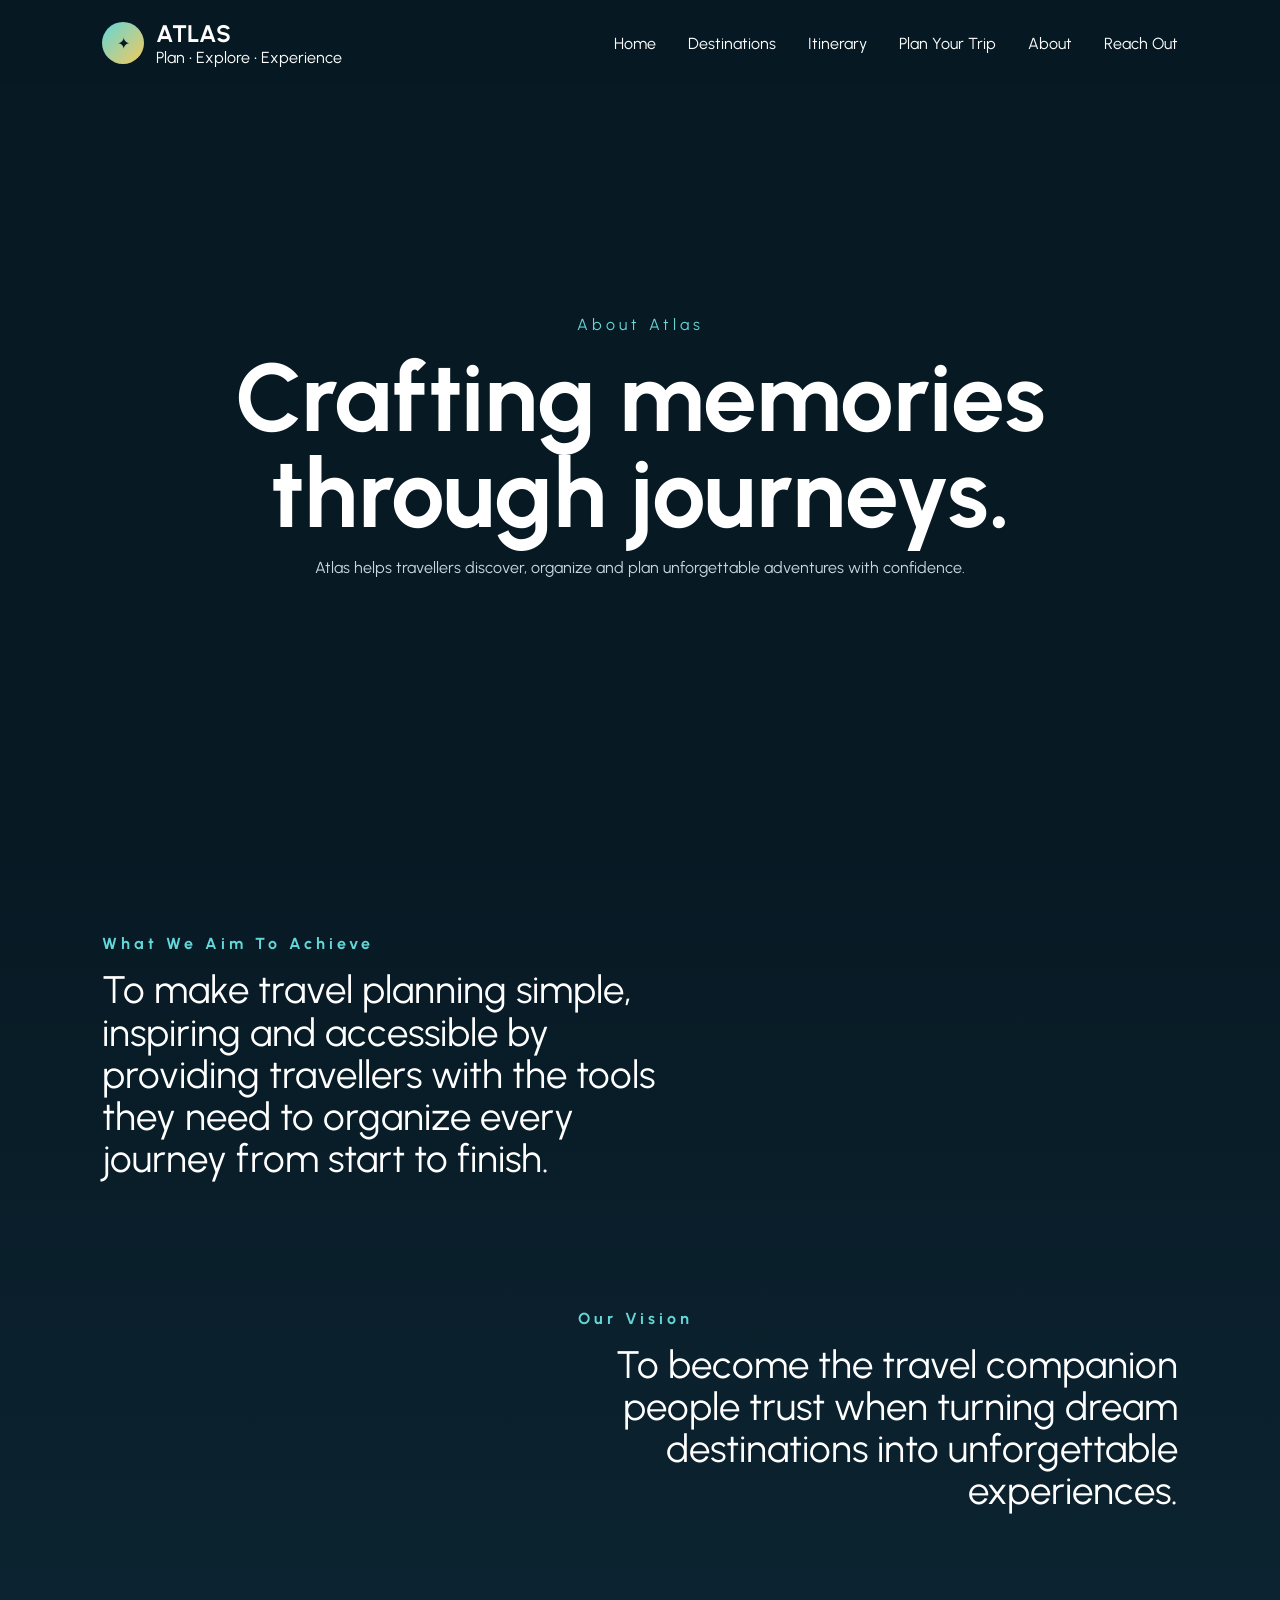
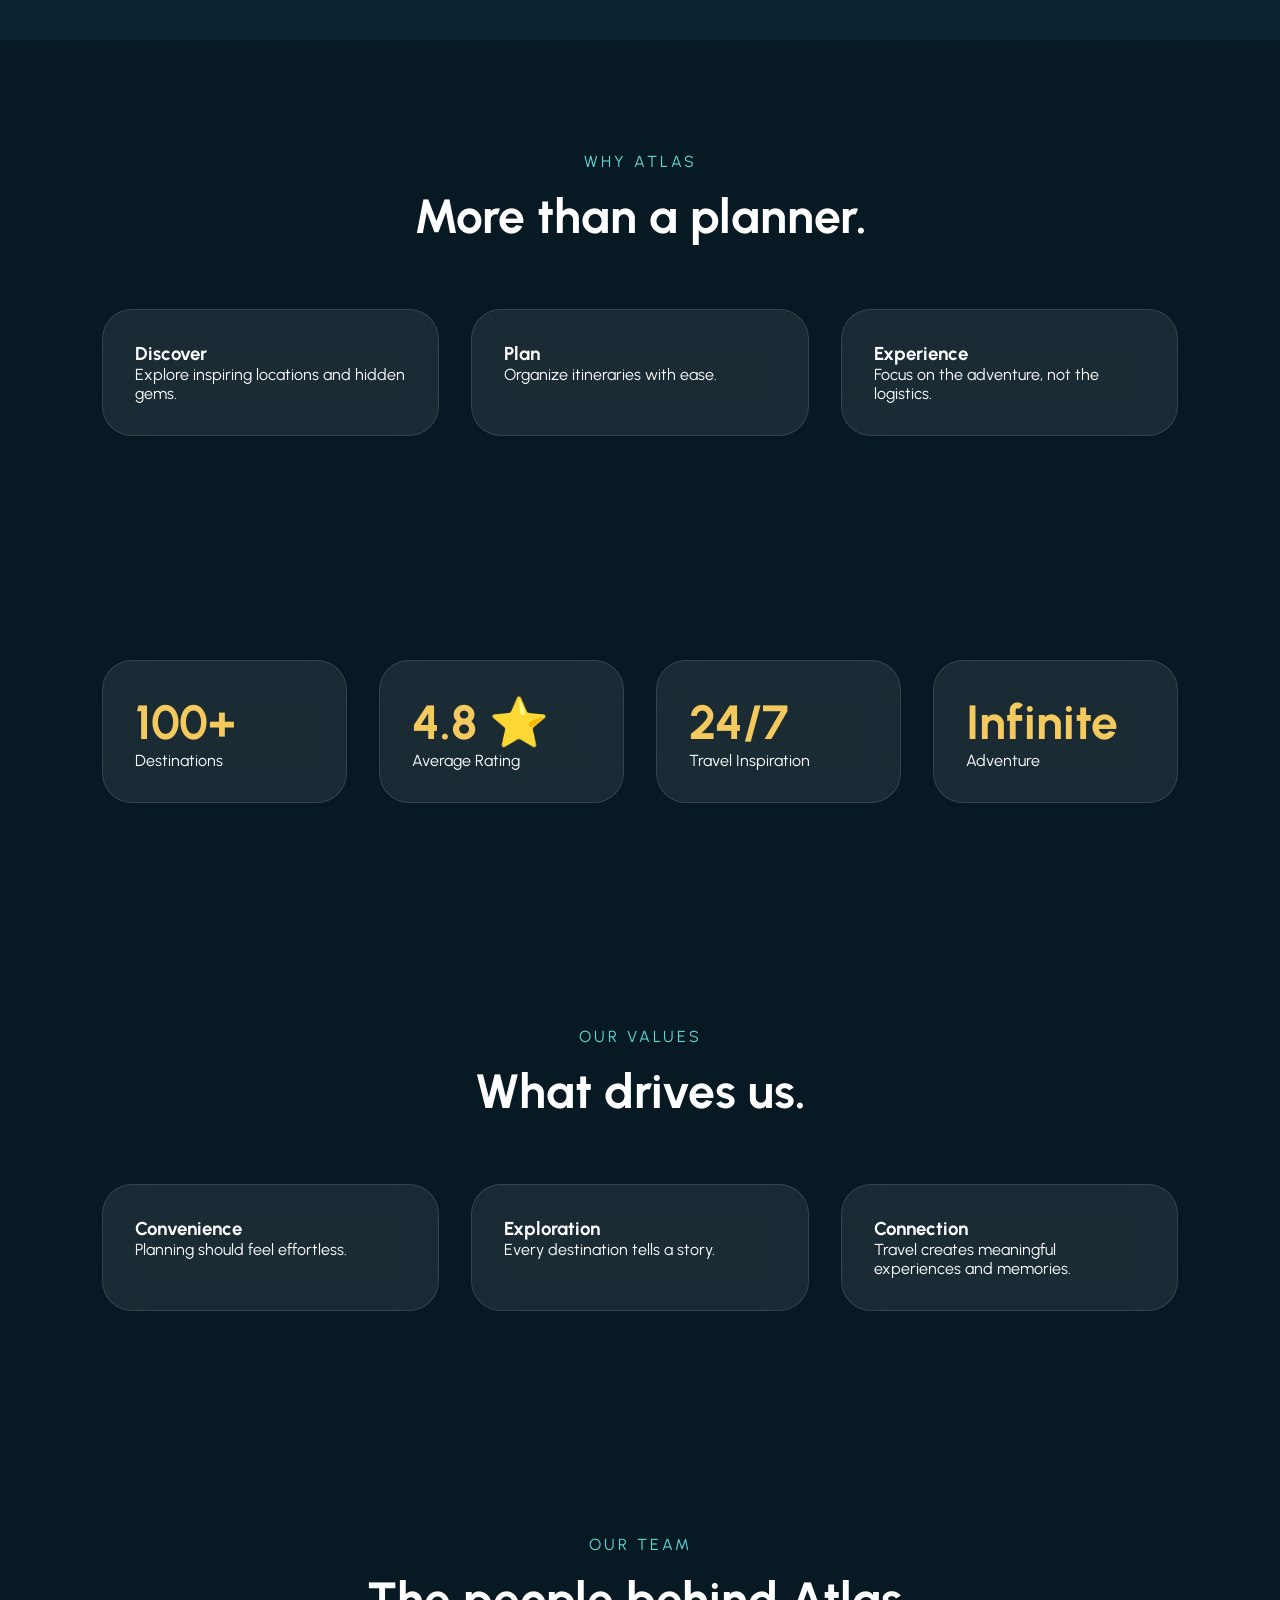
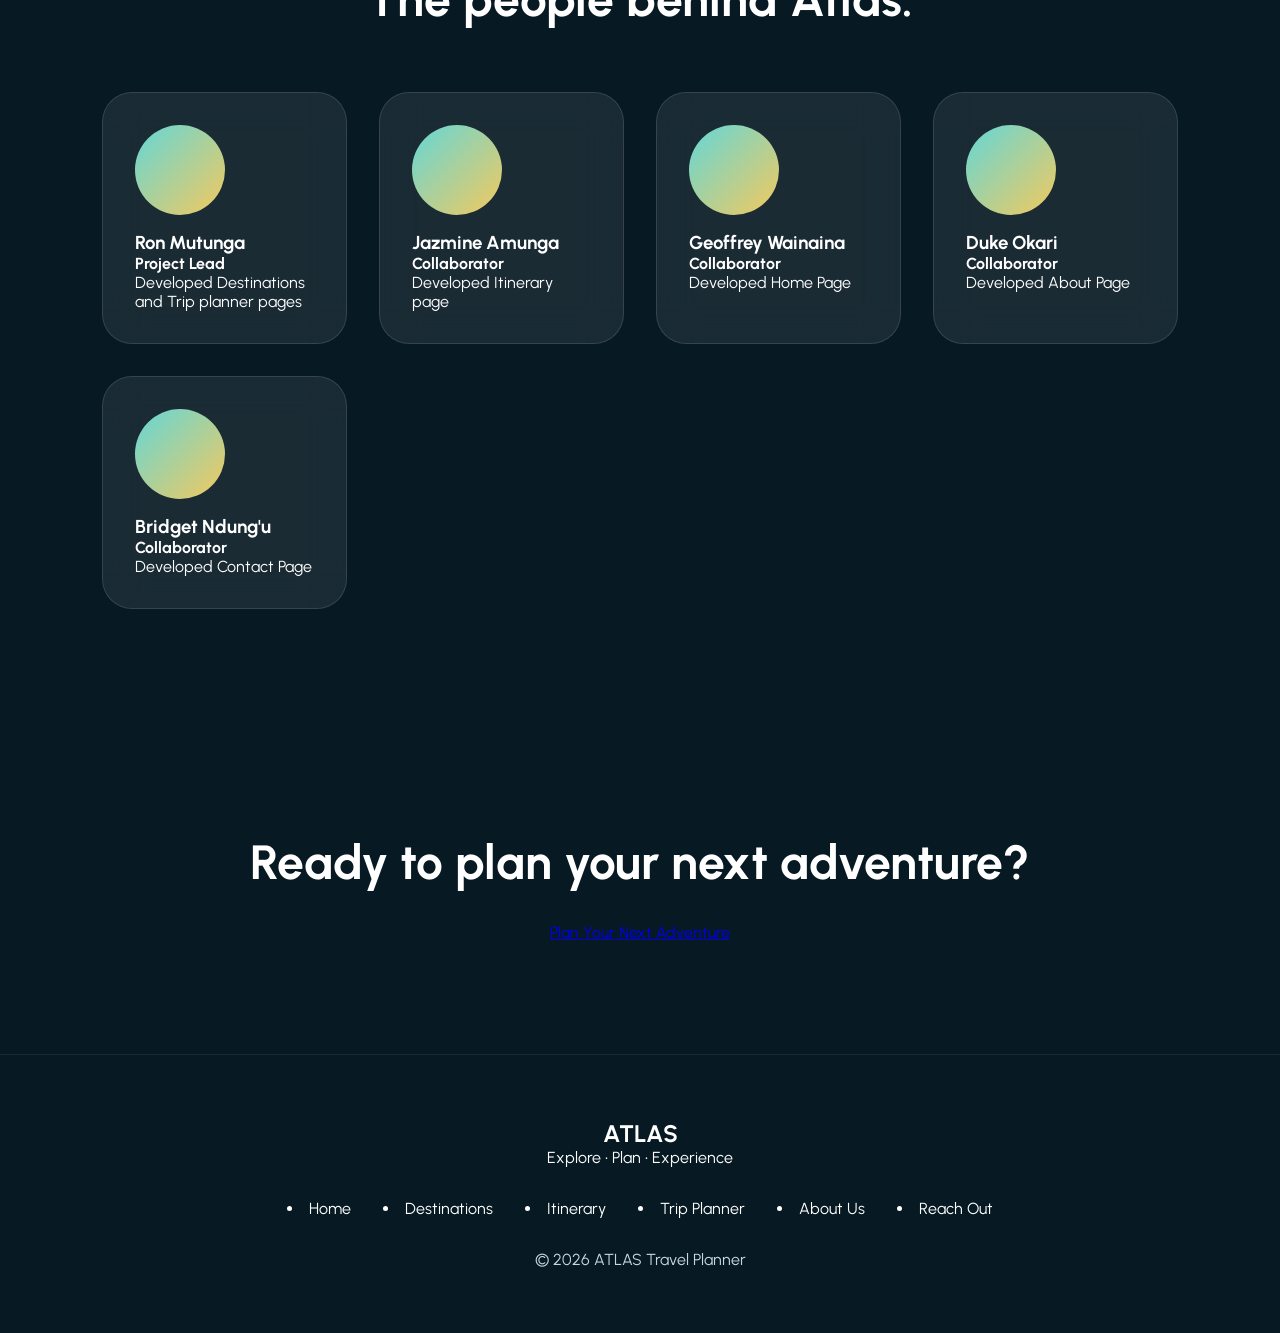
<file: about.html>
<!DOCTYPE html>
<html lang="en">
<head>

    <meta charset="UTF-8">
    <meta name="viewport" content="width=device-width, initial-scale=1.0">

    <title>ATLAS | About Us</title>

    <link rel="stylesheet" href="about.css">

    <link rel="preconnect" href="https://fonts.googleapis.com">

    <link rel="preconnect" href="https://fonts.gstatic.com" crossorigin>

    <link href="https://fonts.googleapis.com/css2?family=Urbanist:wght@400;500;600;700;800&display=swap" rel="stylesheet">

    <link rel="icon" href="images\icon.png" type="image/png">

    <title> ATLAS TRAVEL PLANNER </title>
    <link rel="stylesheet" href="./about.css">

</head>

<body>

    <!-- nav -->

    <nav class="navbar">

        <div class="logo">

            <div class="logo-icon">
                ✦
            </div>

            <div class="logo-text">

                <h2>ATLAS</h2>

                <span>
                    Plan • Explore • Experience
                </span>

            </div>

        </div>

        <ul class="nav-links">

            <a href="index.html">Home</a>
            <a href="destination.html">Destinations</a>
            <a href="itinerary.html">Itinerary</a>
            <a href="tripPlanner.html">Plan Your Trip</a>
            <a href="about.html">About</a>
            <a href="./Atlas - Copy/contact.html">Reach Out</a>

        </ul>

    </nav>

    <!-- hero -->

    <section class="hero">

        <div class="hero-content">

            <span class="hero-tag">
                About Atlas
            </span>

            <h1>
                Crafting memories through journeys.
            </h1>

            <p>

                Atlas helps travellers discover,
                organize and plan unforgettable
                adventures with confidence.

            </p>

        </div>

    </section>

    <!-- mission -->

    <section class="mission">

            <div class="aim">

                <div>

                    <span>What We Aim To Achieve</span>

                </div>
                <p>

                    To make travel planning simple,
                    inspiring and accessible by providing
                    travellers with the tools they need to
                    organize every journey from start to finish.

                </p>

            </div>

        
            <div class="vision">
                <div>
                    <span>Our Vision</span>
                </div>

                <p>

                    To become the travel companion people
                    trust when turning dream destinations
                    into unforgettable experiences.

                </p>

            </div>

    </section>

    <!-- why atlas -->

    <section class="why-waypoint">

        <div class="section-title">

            <span>WHY ATLAS</span>

            <h2>
                More than a planner.
            </h2>

        </div>

        <div class="why-grid">

            <div class="feature-card">

                <h3>Discover</h3>

                <p>
                    Explore inspiring locations and hidden gems.
                </p>

            </div>

            <div class="feature-card">

                <h3>Plan</h3>

                <p>
                    Organize itineraries with ease.
                </p>

            </div>

            <div class="feature-card">

                <h3>Experience</h3>

                <p>
                    Focus on the adventure, not the logistics.
                </p>

            </div>

        </div>

    </section>

    <!-- stats -->

    <section class="stats">

        <div class="stat-card">

            <h3>100+</h3>
            <p>Destinations</p>

        </div>

        <div class="stat-card">

            <h3>4.8 ⭐</h3>
            <p>Average Rating</p>

        </div>

        <div class="stat-card">

            <h3>24/7</h3>
            <p>Travel Inspiration</p>

        </div>

        <div class="stat-card">

            <h3>Infinite</h3>
            <p>Adventure</p>

        </div>

    </section>

    <!-- values -->

    <section class="values">

        <div class="section-title">

            <span>OUR VALUES</span>

            <h2>
                What drives us.
            </h2>

        </div>

        <div class="value-grid">

            <div class="value-card">

                <h3>
                    Convenience
                </h3>

                <p>
                    Planning should feel effortless.
                </p>

            </div>

            <div class="value-card">

                <h3>
                    Exploration
                </h3>

                <p>
                    Every destination tells a story.
                </p>

            </div>

            <div class="value-card">

                <h3>
                    Connection
                </h3>

                <p>
                    Travel creates meaningful experiences and memories.
                </p>

            </div>

        </div>

    </section>

    <!-- taem -->

    <section class="team">

        <div class="section-title">

            <span>OUR TEAM</span>

            <h2>
                The people behind Atlas.
            </h2>

        </div>

        <div class="team-grid">

            <div class="team-card">

                <div class="avatar"></div>

                <h3>Ron Mutunga</h3>

                <h4>
                    Project Lead
                </h4>

                <p>
                    Developed Destinations and Trip planner pages
                </p>

            </div>

            <div class="team-card">

                <div class="avatar"></div>

                <h3>Jazmine Amunga</h3>

                <h4>
                    Collaborator
                </h4>

                <p>
                    Developed Itinerary page
                </p>
                
            </div>

            <div class="team-card">

                <div class="avatar"></div>

                <h3>Geoffrey Wainaina</h3>

                <h4>
                    Collaborator
                </h4>

                <p>
                    Developed Home Page
                </p>

            </div>

            <div class="team-card">

                <div class="avatar"></div>

                <h3>Duke Okari</h3>

                <h4>
                    Collaborator
                </h4>

                <p>
                    Developed About Page
                </p>

            </div>

             <div class="team-card">

                <div class="avatar"></div>

                <h3>Bridget Ndung'u</h3>

                <h4>
                    Collaborator
                </h4>

                <p>
                    Developed Contact Page
                </p>

            </div>

        </div>

    </section>

    <!-- cta -->

    <section class="cta">

        <h2>
            Ready to plan your next adventure?
        </h2>

        <a href="tripPlanner.html">

            Plan Your Next Adventure

        </a>

    </section>

    <!-- footer -->

    <footer>

        <h2>ATLAS</h2>

        <p>
            Explore • Plan • Experience
        </p>

        <div class="footer-links">

            <li><a href="index.html">Home</a></li>

            <li><a href="destination.html">Destinations</a></li>          

            <li><a href="itinerary.html">Itinerary</a></li>

            <li><a href="tripPlanner.html">Trip Planner</a></li>

            <li><a href="about.html">About Us</a></li>

            <li><a href="./Atlas - Copy/contact.html">Reach Out</a></li>

        </div>

        <p class="copyright">

            © 2026 ATLAS Travel Planner

        </p>

    </footer>

</body>
</html>
</file>
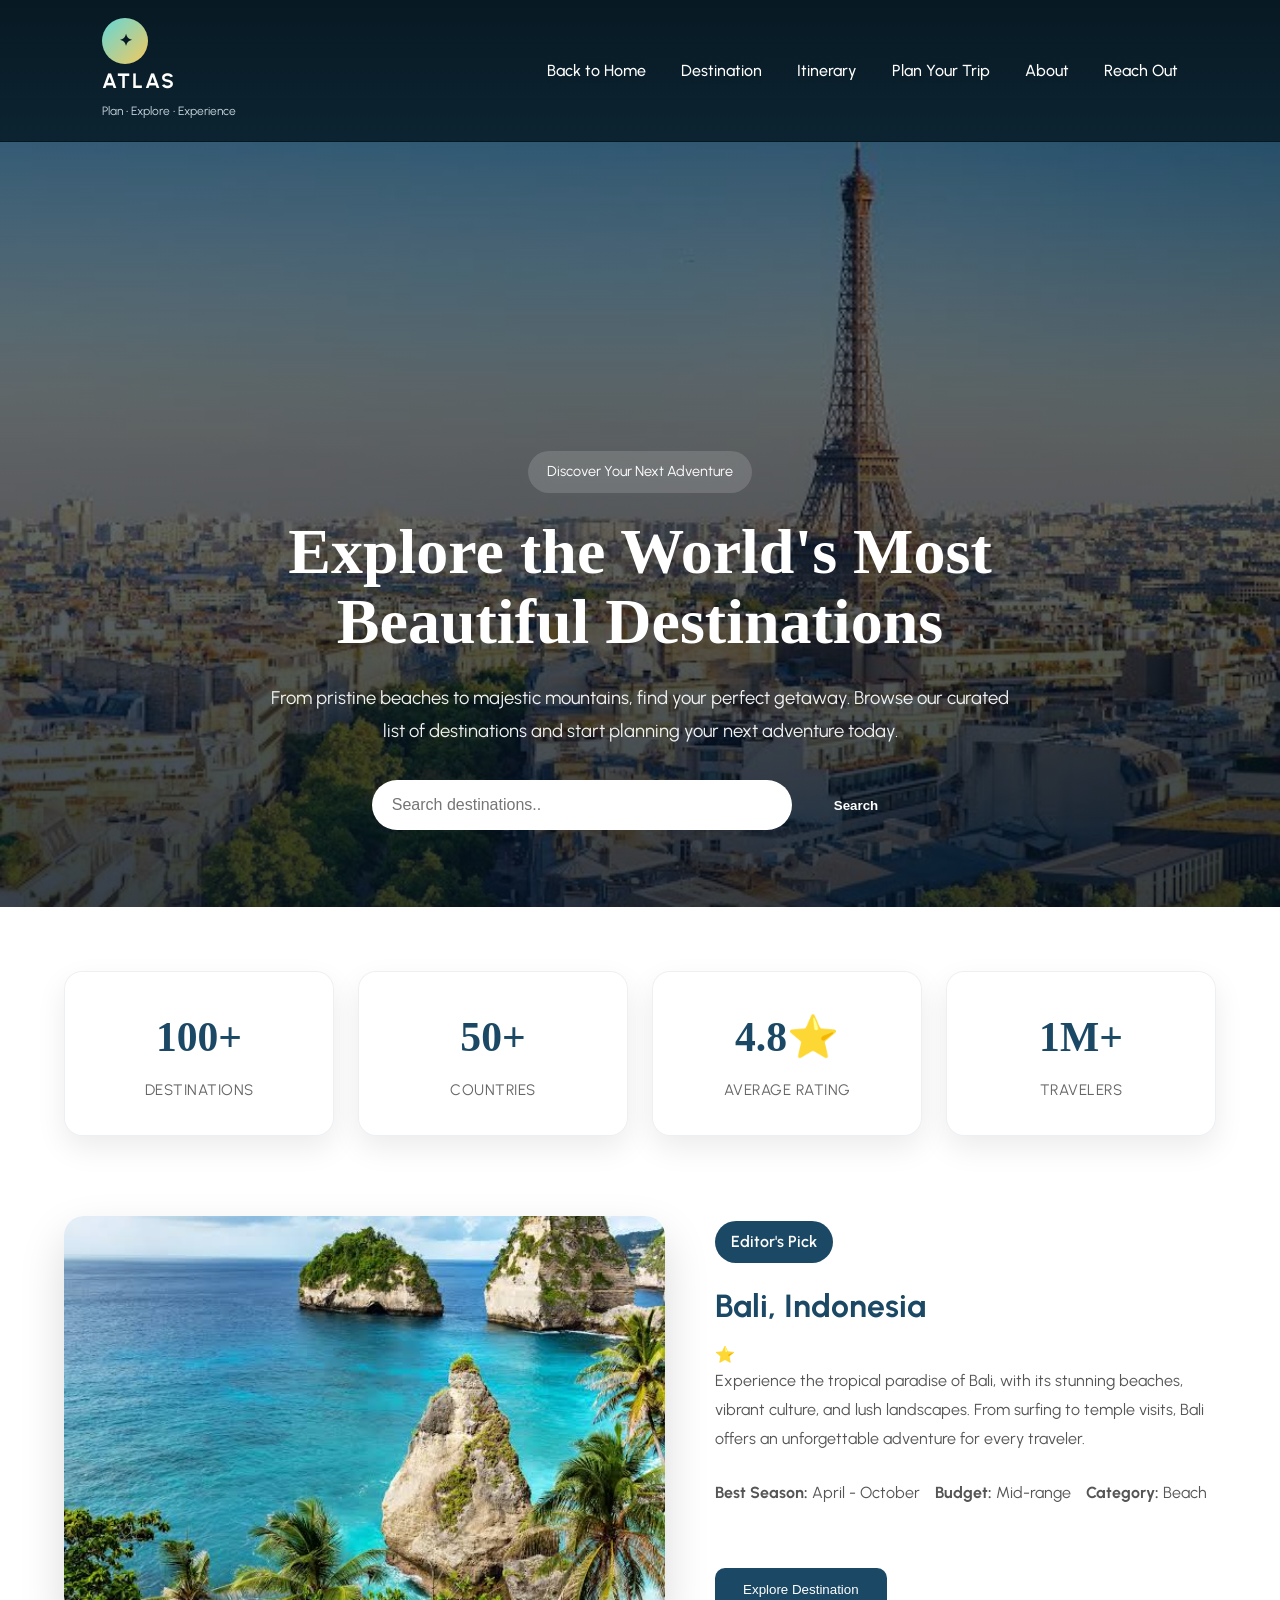
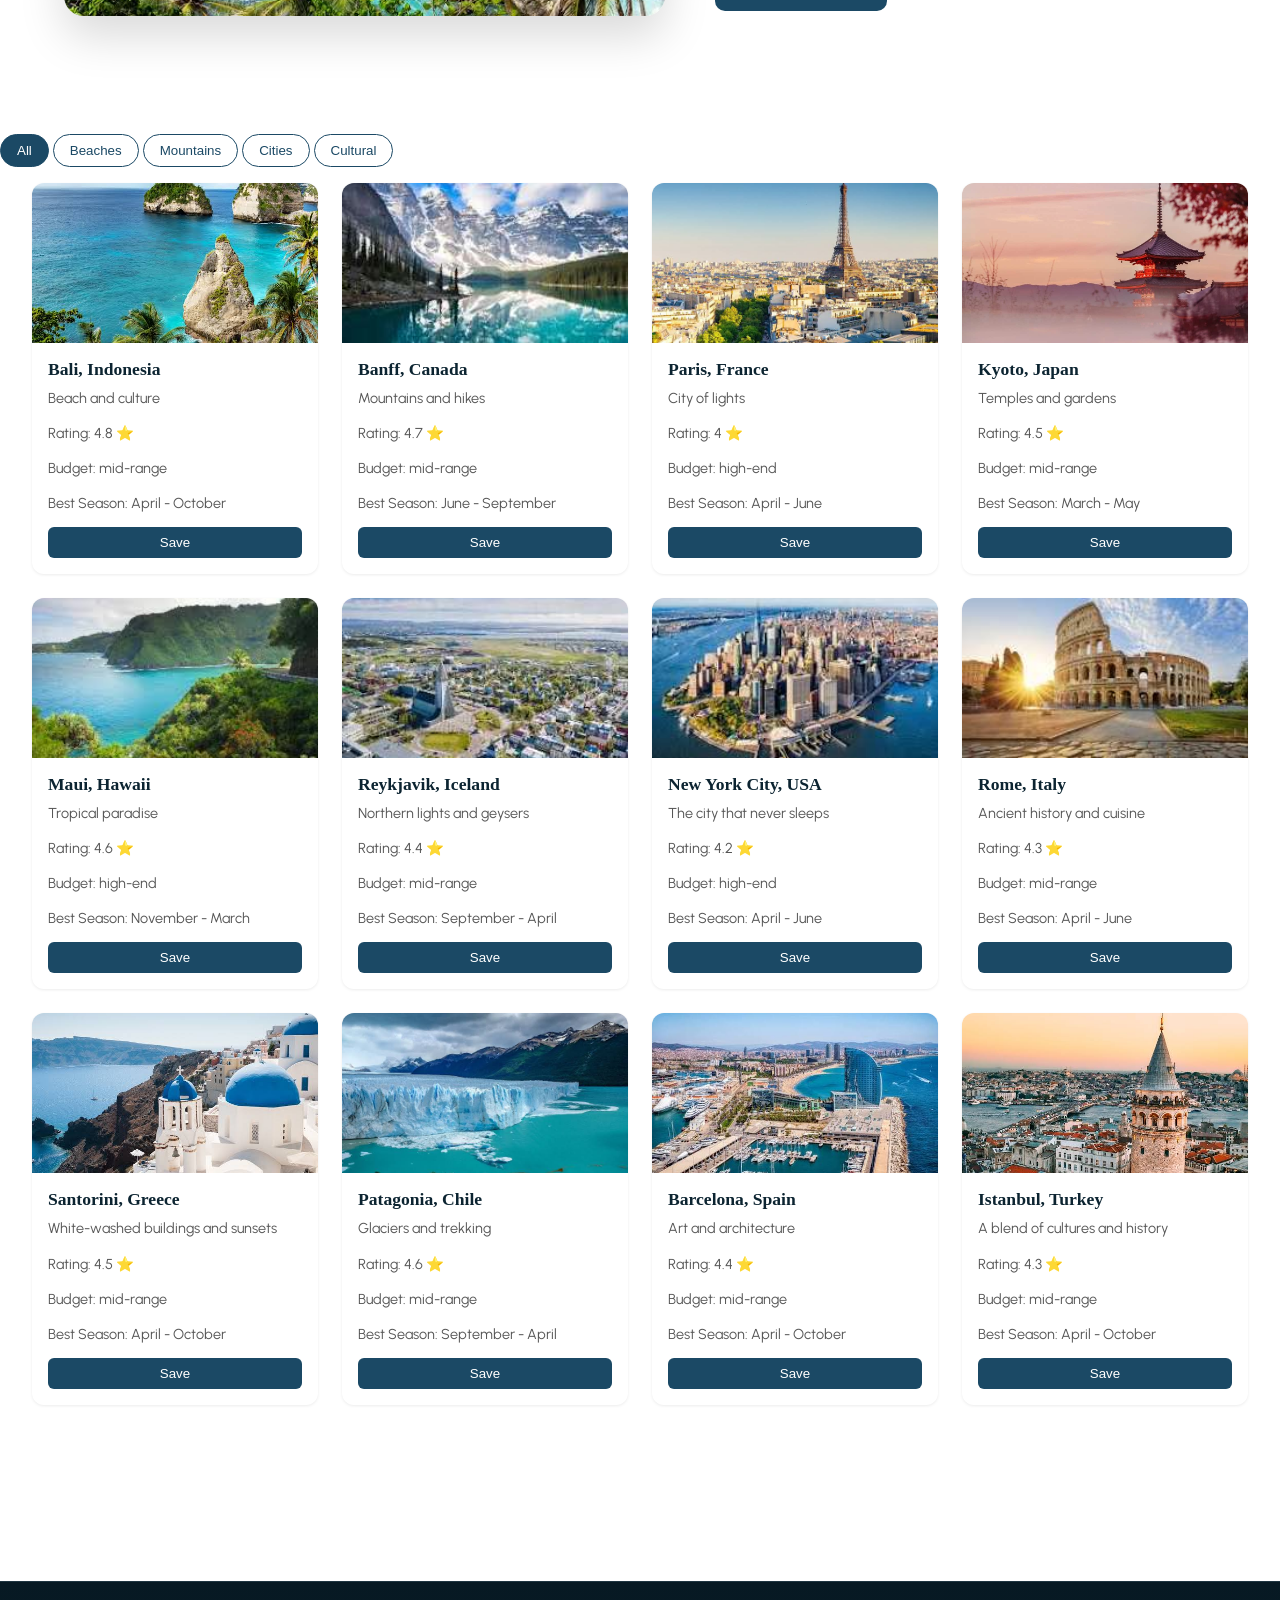
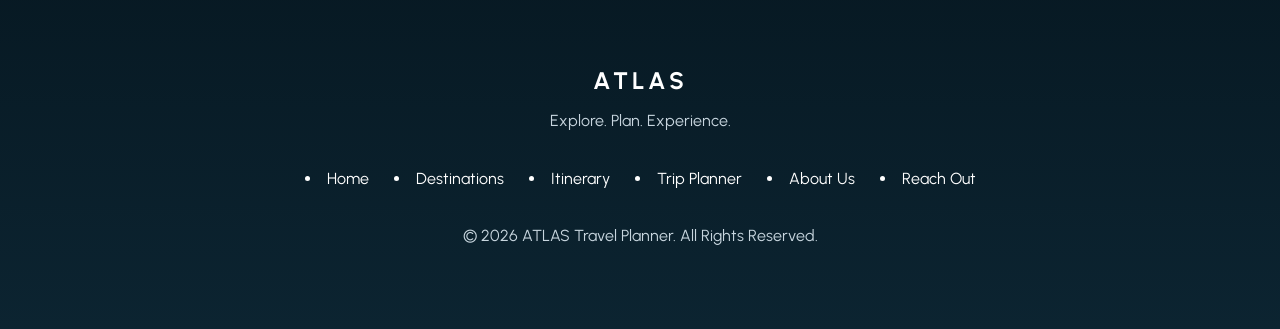
<file: destination.html>
<!DOCTYPE html>
<html lang="en">

<head>
  <meta charset="UTF-8">
  <meta name="viewport" content="width=device-width, initial-scale=1.0">
  <title>Destination</title>
  <link rel="stylesheet" href="destination.css">

  <link rel="preconnect" href="https://fonts.googleapis.com">

  <link rel="preconnect" href="https://fonts.gstatic.com" crossorigin>

  <link href="https://fonts.googleapis.com/css2?family=Urbanist:wght@400;500;600;700;800&display=swap" rel="stylesheet">

  <link rel="icon" href="images\icon.png" type="image/png">
</head>

<body>
  <header class="header">

    <div class="logo">

      <div class="logo-icon">
        ✦
      </div>

      <div class="logo-text">

        <h2>ATLAS</h2>

        <span>Plan • Explore • Experience</span>

      </div>

    </div>

    <nav>
      <a href="index.html" class="back-button">Back to Home</a>
      <a href="destination.html" class="active">Destination</a>
      <a href="itinerary.html">Itinerary</a>
      <a href="tripPlanner.html">Plan Your Trip</a>
      <a href="about.html">About</a>
      <a href="./Atlas - Copy/contact.html">Reach Out</a>

    </nav>
  </header>
  <div id="toast" class="toast"></div>

  <section class="hero">
    <div class="hero-content">
      <span class="hero-tag">
        Discover Your Next Adventure
      </span>

      <h1>
        Explore the World's Most Beautiful Destinations
      </h1>

      <p>
        From pristine beaches to majestic mountains, find your perfect getaway. Browse our curated list of destinations
        and start planning your next adventure today.
      </p>

      <div class="hero-search">
        <input type="text" id="searchInput" placeholder="Search destinations..">
        <button id="searchBtn">Search</button>
      </div>
    </div>
  </section>

  <section class="stats">
    <div class="stat-card">
      <h2>100+</h2>
      <p>Destinations</p>
    </div>

    <div class="stat-card">
      <h2>50+</h2>
      <p>Countries</p>
    </div>

    <div class="stat-card">
      <h2>4.8⭐</h2>
      <p>Average Rating</p>
    </div>

    <div class="stat-card">
      <h2>1M+</h2>
      <p>Travelers</p>
    </div>
  </section>

  <section class="featured">
    <img src="images/bali.jfif" alt="Bali">
    <div class="featured-content">
      <span class="featured-tag">Editor's Pick</span>

      <h2>Bali, Indonesia</h2>
      <div class="rating">
        <span>⭐ 4.5 - 12,500 Reviews</span>
      </div>
      <p>
        Experience the tropical paradise of Bali, with its stunning beaches, vibrant culture, and lush landscapes. From
        surfing to temple visits, Bali offers an unforgettable adventure for every traveler.
      </p>

      <div class="featured-details">
        <p><strong>Best Season:</strong> April - October</p>
        <p><strong>Budget:</strong> Mid-range</p>
        <p><strong>Category:</strong> Beach</p>
      </div>
      <button id="featuredBtn">Explore Destination</button>
    </div>
  </section>
  <section class="filter" aria-label="Filter destination by category">
    <h3>Filter by Category</h3>
    <button class="filter-btn active" data-category="all">All</button>
    <button class="filter-btn" data-category="beach">Beaches</button>
    <button class="filter-btn" data-category="adventure">Mountains</button>
    <button class="filter-btn" data-category="city">Cities</button>
    <button class="filter-btn" data-category="culture">Cultural</button>
  </section>

  <section id="destination-grid" class="destination-grid">
    <!-- Destination cards will be dynamically inserted here -->
  </section>
  </main>

  <footer>

    <div class="footer-logo">

      <h2>ATLAS</h2>

      <p>
        Explore. Plan. Experience.
      </p>

    </div>

    <div class="footer-links">

      <li><a href="index.html">Home</a></li>

      <li><a href="destinations.html">Destinations</a></li>

      <li><a href="itinerary.html">Itinerary</a></li>

      <li><a href="tripPlanner.html">Trip Planner</a></li>

      <li><a href="about.html">About Us</a></li>

      <li><a href="./Atlas - Copy/contact.html">Reach Out</a></li>

    </div>

    <p class="copyright">
      © 2026 ATLAS Travel Planner. All Rights Reserved.
    </p>

  </footer>

  <script src="destination.js"></script>
</body>

</html>
</file>
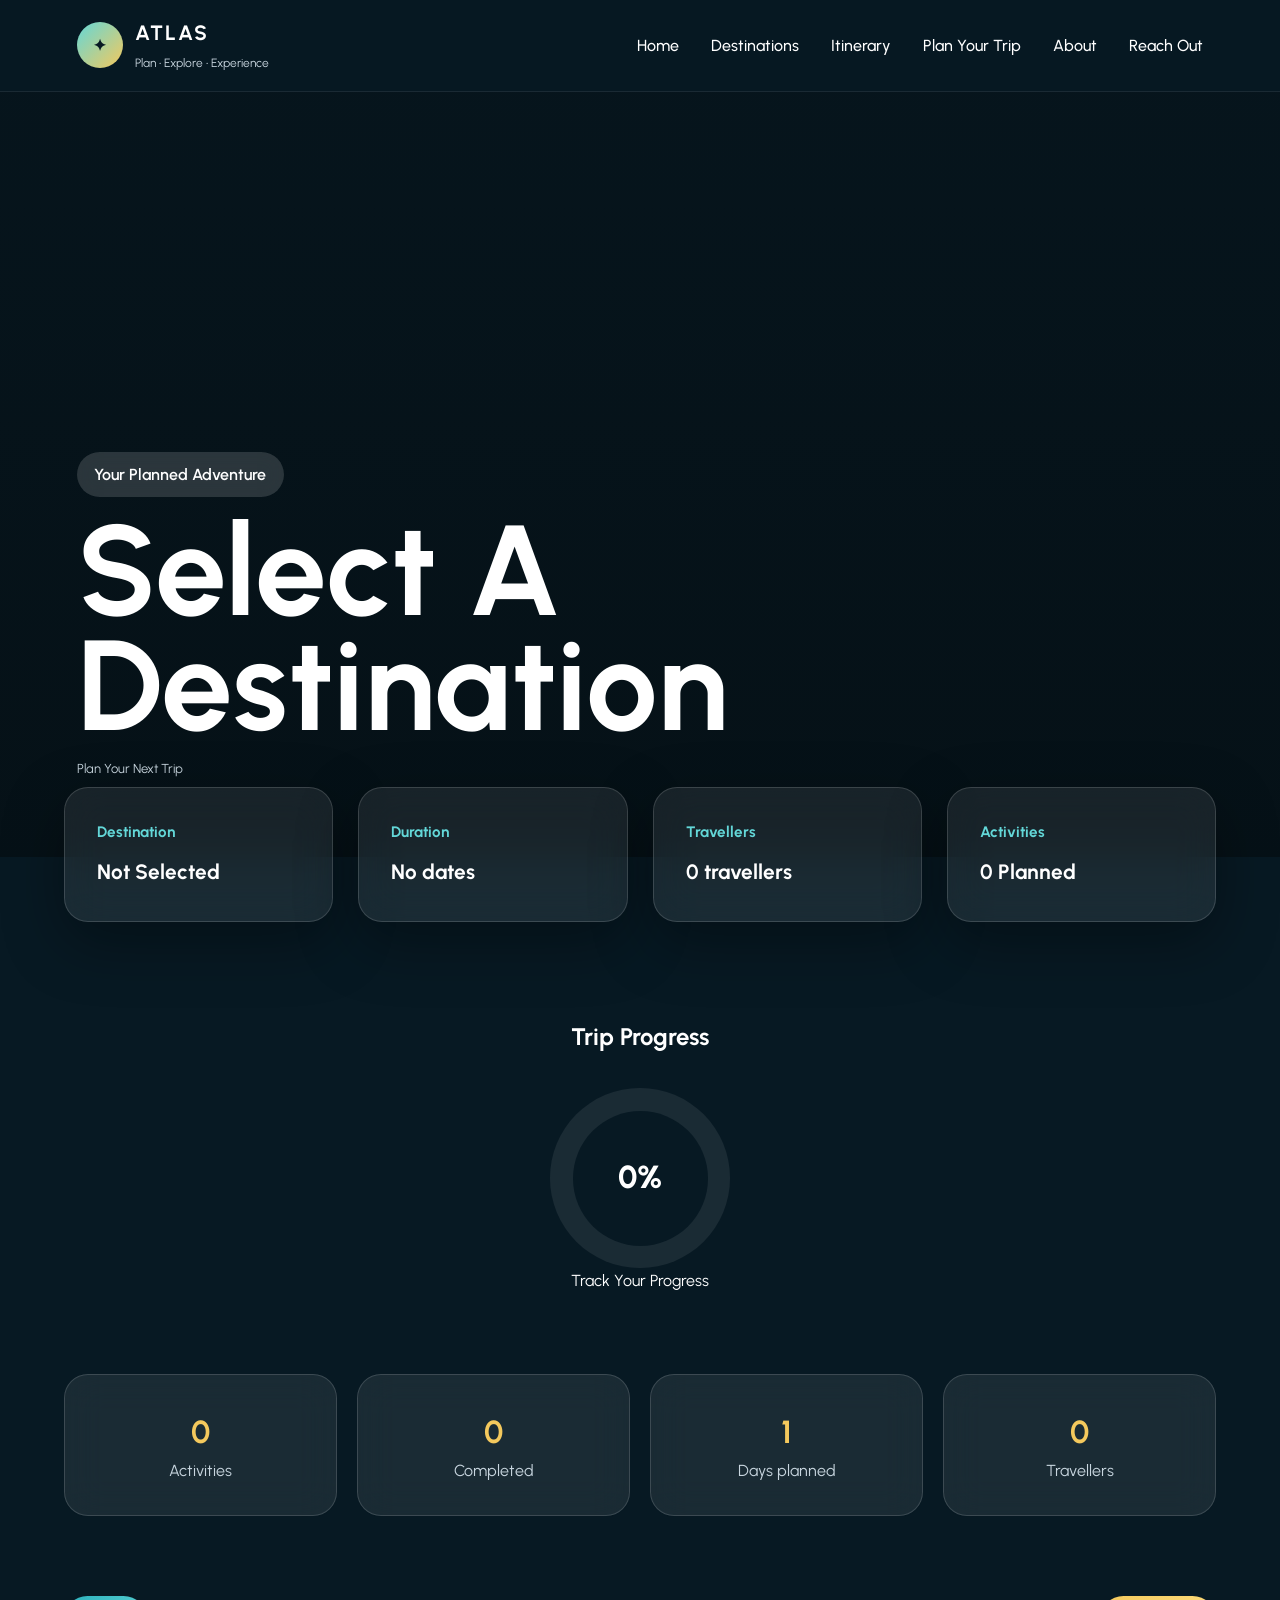
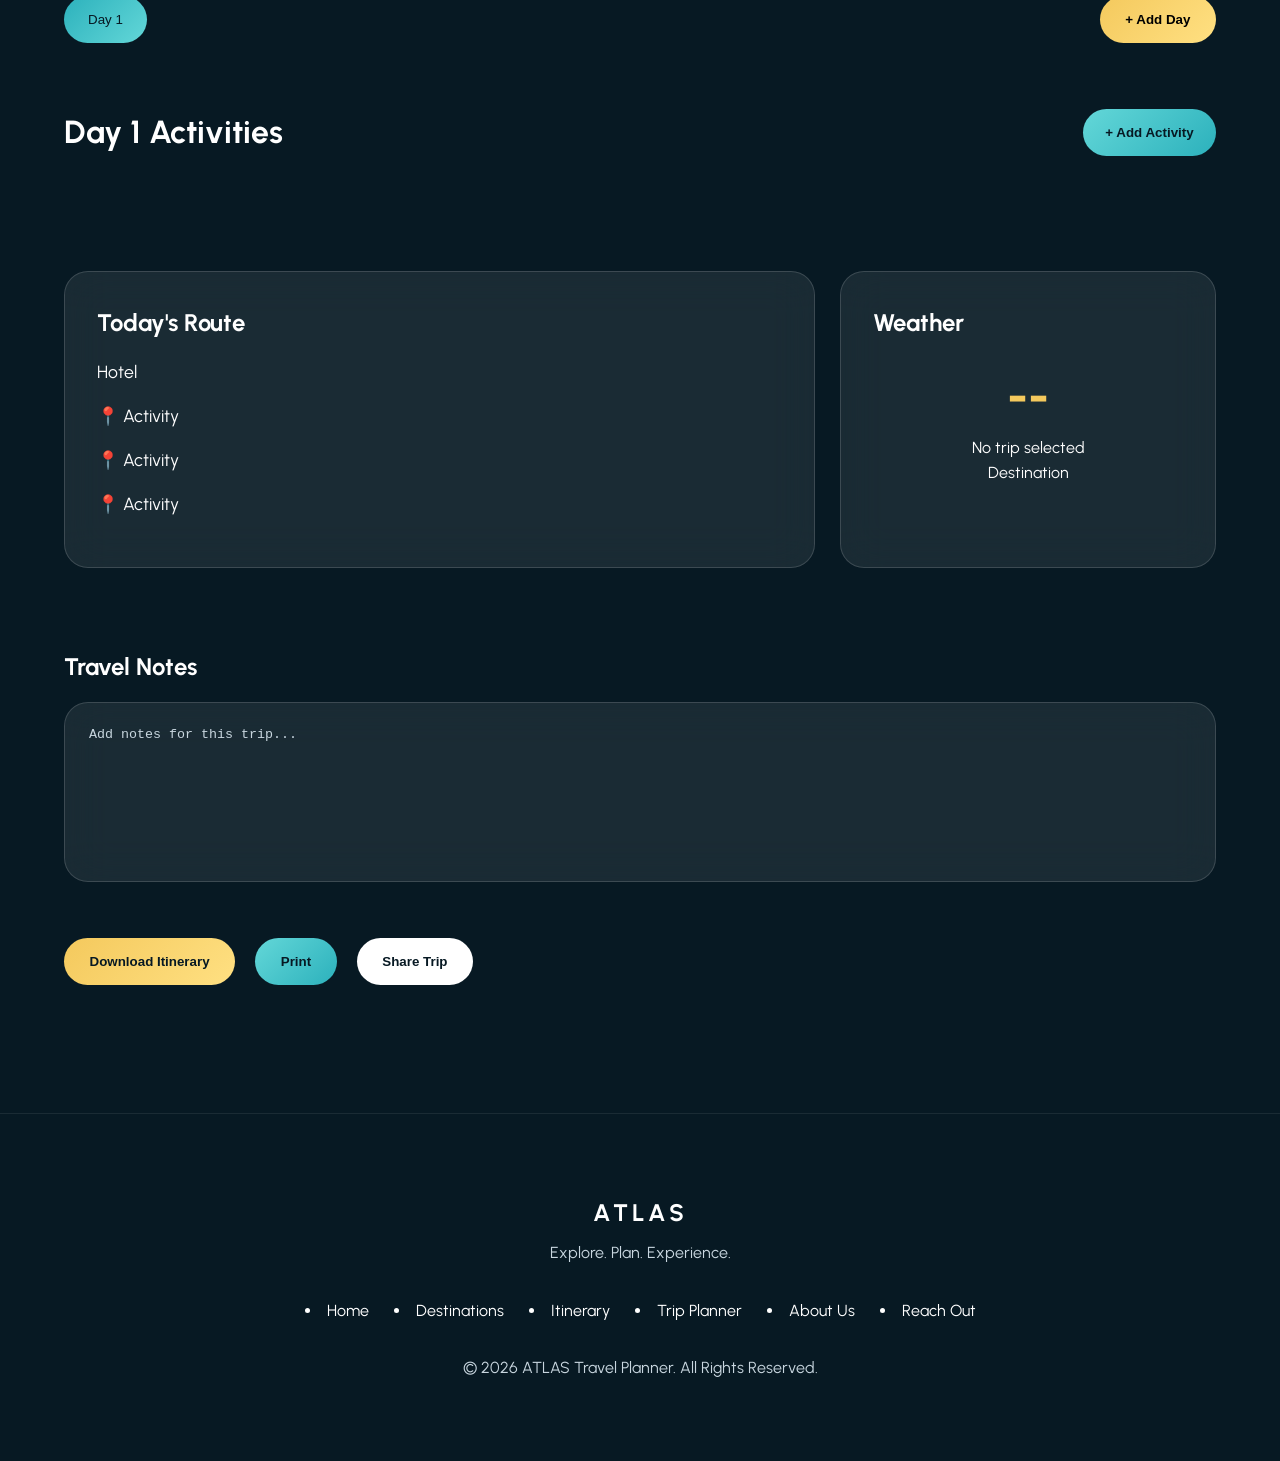
<file: itinerary.html>
<!DOCTYPE html>
<html lang="en">
<head>
    <meta charset="UTF-8">
    <meta name="viewport" content="width=device-width, initial-scale=1.0">
    <title>ATLAS | itinerary</title>

    <link rel="stylesheet" href="itinerary.css">

    <link rel="preconnect" href="https://fonts.googleapis.com">

    <link rel="preconnect" href="https://fonts.gstatic.com" crossorigin>

    <link href="https://fonts.googleapis.com/css2?family=Urbanist:wght@400;500;600;700;800&display=swap" rel="stylesheet">

    <link rel="icon" href="images\icon.png" type="image/png">
</head>
<body>

    <!-- NAVIGATION -->

    <nav class="navbar">

        <div class="logo">

            <div class="logo-icon">
                ✦
            </div>

            <div class="logo-text">

                <h2>ATLAS</h2>

                <span>Plan • Explore • Experience</span>

            </div>

        </div>

        <ul class="nav-links">

            <a href="index.html">Home</a>
            <a href="destination.html">Destinations</a>
            <a href="itinerary.html">Itinerary</a>
            <a href="tripPlanner.html">Plan Your Trip</a>
            <a href="about.html">About</a>
            <a href="./Atlas - Copy/contact.html">Reach Out</a>

        </ul>

    </nav>

    <!-- HERO -->

    <section class="hero">

        <div class="hero-overlay"></div>

        <div class="hero-content">

            <span class="trip-tag">
                Your Planned Adventure
            </span>

            <h1 id="hero-destination">
                Select A Destination
            </h1>

            <p id="hero-dates">
                Plan Your Next Trip
            </p>

        </div>

    </section>

    <!-- MAIN CONTENT -->

    <main>

        <!-- TRIP OVERVIEW -->

        <section class="overview">

            <div class="overview-card">

                <h3>Destination</h3>

                <p id="destination">
                    Not Selected
                </p>

            </div>

            <div class="overview-card">

                <h3>Duration</h3>

                <p id="duration">
                    No dates
                </p>

            </div>

            <div class="overview-card">

                <h3>Travellers</h3>

                <p id="travellers">
                    0 travellers
                </p>

            </div>

            <div class="overview-card">

                <h3>Activities</h3>

                <p id="activity-count">
                    0 Planned
                </p>

            </div>

        </section>

         <!-- PROGRESS -->

        <section class="progress-section">

            <h2>Trip Progress</h2>

            <div class="progress-circle">

                <div class="circle">

                    <span id="progress-percent">
                        0%
                    </span>

                </div>

                <p>Track Your Progress</p>

            </div>

        </section>

        <!-- stats -->
        <section class="trip-stats">

            <div class="stat-card">

                <h3 id="tottal-activities-stat">
                    0
                </h3>

                <p>Activities</p>

            </div>

            <div class="stat-card">

                <h3 id="completed-stat">
                    0
                </h3>

                <p>Completed</p>

            </div>

            <div class="stat-card">

                <h3 id="days-stat">
                    0
                </h3>

                <p>Days planned</p>

            </div>

            <div class="stat-card">

                <h3 id="traveller-stat">
                    0
                </h3>

                <p>Travellers</p>

            </div>

        </section>

         <!-- DAY NAVIGATION -->

        <section class="day-navigation">

            <div class="day-tabs">
                <!-- js insert day nav -->
            </div>

            <button id="add-day-btn">
                + Add Day
            </button>

        </section>

        <!-- TIMELINE -->

        <section class="timeline-section">

            <div class="timeline-header">

                <h2>
                    Day 1 Activities
                </h2>

                <button id="add-activity-btn">
                    + Add Activity
                </button>

            </div>

            <div class="timeline">
                <!-- js insert activities -->
            </div>

        </section>

        <!-- ROUTE & WEATHER -->

        <section class="travel-info">

            <div class="route-card">

                <h2>
                    Today's Route
                </h2>

                <ul>

                    <li> Hotel</li>

                    <li>📍 Activity</li>

                    <li>📍 Activity</li>

                    <li>📍 Activity</li>

                </ul>

            </div>

            <div class="weather-card">

                <h2>
                    Weather
                </h2>

                <div class="weather">

                    <h3 id="weather-temp">
                        --
                    </h3>

                    <p id="weather-condition">
                        loading..
                    </p>

                    <span id="weather-location">
                        Destination
                    </span>

                </div>

            </div>

        </section>

        <!-- NOTES -->

        <section class="notes-section">

            <h2>
                Travel Notes
            </h2>

            <textarea
                placeholder="Add notes for this trip..."
            ></textarea>

        </section>


        <!-- ACTIONS -->

        <section class="action-buttons">

            <button id="download-btn">
                Download Itinerary
            </button>

            <button id="print-btn">
                Print
            </button>

            <button id="share-btn">
                Share Trip
            </button>

        </section>

        <div class="modal hidden" id="activityModal">
            <div class="modal-content">
                <h2>Add Activity</h2>

               <input
                    type="time"
                    id="activityTime"
                >

                <input
                    type="text"
                    id="activityTitle"
                    placeholder="Activity Name"
                >

                <input
                    type="text"
                    id="activityLocation"
                    placeholder="Location"
                >

                <div class="modal-buttons">
                    <button id="saveActivity">
                        Save Activity
                    </button>

                    <button id="closeModal">
                         Cancel
                    </button>
                </div>

            </div>

        </div>

    </main>

    <!-- FOOTER -->

    <footer>

        <div class="footer-logo">

            <h2>ATLAS</h2>

            <p>
                Explore. Plan. Experience.
            </p>

        </div>

        <div class="footer-links">

            <li><a href="index.html">Home</a></li>

            <li><a href="destinations.html">Destinations</a></li>          

            <li><a href="itinerary.html">Itinerary</a></li>

            <li><a href="tripPlanner.html">Trip Planner</a></li>

            <li><a href="about.html">About Us</a></li>

            <li><a href="./Atlas - Copy/contact.html">Reach Out</a></li>

        </div>

        <p class="copyright">
            © 2026 ATLAS Travel Planner. All Rights Reserved.
        </p>

    </footer>

    <script src="itinerary.js"></script>

</body>
</html>
</file>
<file: about.css>
:root{

    --bg:#071923;

    --navy:#0c2431;

    --card:rgba(255,255,255,.08);

    --glass-border:rgba(255,255,255,.12);

    --text:#ffffff;

    --soft:#c8d6df;

    --aqua:#63d7d8;

    --turquoise:#2cb1bc;

    --gold:#f4c95d;
}

*{
    margin:0;
    padding:0;
    box-sizing:border-box;
}

body{

    font-family:'Urbanist',sans-serif;

    background:var(--bg);

    color:white;
}

section{
    padding:7rem 8%;
}

.navbar{

    display:flex;
    justify-content:space-between;
    align-items:center;

    padding:1.2rem 8%;

    position:sticky;
    top:0;

    background:rgba(7,25,35,.8);

    backdrop-filter:blur(20px);

    z-index:100;
}

.logo{
    display:flex;
    gap:12px;
    align-items:center;
}

.logo-icon{

    width:42px;
    height:42px;

    border-radius:50%;

    background:linear-gradient(
        135deg,
        var(--aqua),
        var(--gold)
    );

    display:flex;
    justify-content:center;
    align-items:center;

    color:#071923;
}

.nav-links{

    display:flex;
    gap:2rem;

    list-style:none;
}

.nav-links a{

    text-decoration:none;
    color:white;
}

.hero{

    min-height:80vh;

    display:flex;
    align-items:center;
    justify-content:center;

    text-align:center;

    background:
    linear-gradient(
        rgba(7,25,35,.6),
        rgba(7,25,35,.8)
    ),
    url("https://images.unsplash.com/photo-1507525428034-b723cf961d3e");

    background-size:cover;
    background-position:center;
}

.hero-tag{

    color:var(--aqua);
    letter-spacing:4px;
}

.hero h1{

    max-width:900px;

    margin:1rem auto;

    font-size:
    clamp(3rem,8vw,6rem);

    line-height:1;
}

.hero p{

    max-width:700px;

    margin:auto;

    color:var(--soft);
}

.mission{
    display: flex;
    flex-direction: column;
    gap: 8rem;
    padding: 8rem 8%;
    background:
    linear-gradient(
        180deg,
        #071923,
        #0c2431
    );
}

.aim{
    align-self: flex-start;
    max-width: 600px;
}

.aim p{
    font-size:
    clamp(1.8rem,3vw,3rem);

    max-width:800px;

    margin:1rem auto 0;

    line-height:1.1;

    text-align: left;
}

.aim span{
    color:#63d7d8;

    letter-spacing:4px;

    font-weight:700;
}

.vision{
    align-self: flex-end;
    max-width: 600px;
}

.vision p{
    font-size:
    clamp(1.8rem,3vw,3rem);

    max-width:800px;

    margin:1rem auto 0;

    line-height:1.1;

    text-align: right;
}

.vision span{
    color:#63d7d8;

    letter-spacing:4px;

    font-weight:700;
}

.glass-card,
.feature-card,
.stat-card,
.value-card,
.team-card{

    background:var(--card);

    backdrop-filter:blur(20px);

    border:1px solid var(--glass-border);

    border-radius:30px;

    padding:2rem;
}

.section-title{

    text-align:center;

    margin-bottom:4rem;
}

.section-title span{

    color:var(--aqua);

    letter-spacing:3px;
}

.section-title h2{

    font-size:3rem;

    margin-top:1rem;
}

.why-grid,
.value-grid,
.team-grid,
.stats{

    display:grid;

    grid-template-columns:
    repeat(auto-fit,minmax(220px,1fr));

    gap:2rem;
}

.stats h3{

    color:var(--gold);

    font-size:3rem;
}

.avatar{

    width:90px;
    height:90px;

    border-radius:50%;

    background:
    linear-gradient(
        135deg,
        var(--aqua),
        var(--gold)
    );

    margin-bottom:1rem;
}

.cta{

    text-align:center;
}

.cta h2{

    font-size:3rem;

    margin-bottom:2rem;
}

.cta-btn{

    text-decoration:none;

    padding:1rem 2rem;

    border-radius:999px;

    background:
    linear-gradient(
        135deg,
        var(--aqua),
        var(--gold)
    );

    color:#071923;

    font-weight:700;
}

footer{

    padding:4rem 8%;

    text-align:center;

    border-top:
    1px solid rgba(255,255,255,.08);
}

.footer-links{

    display:flex;

    justify-content:center;

    gap:2rem;

    margin:2rem 0;
}

.footer-links a{

    text-decoration:none;

    color:white;
}

.copyright{
    color:var(--soft);
}
</file>
<file: destination.css>
:root {

  --bg: #071923;
  --navy: #0c2431;
  --text: #ffffff;
  --text-soft: #c8d6df;
  --aqua: #63d7d8;
  --turquoise: #2cb1bc;
  --gold: #f4c95d;
  --shadow:
  0 20px 60px rgba(0,0,0,.35);
  --radius:24px;
  --color-primary:#1b4965;
  --font-heading: 'Fraunces', serif;
  --font-body: 'Inter', sans-serif;
  --color-bg: #F7F9FA;
}

* {
  box-sizing: border-box;
  margin: 0;
  padding: 0;
}

html {
  scroll-behavior: smooth;
}

.toast {
  position: fixed;
  bottom: 24px;
  left: 50%;
  transform: translateX(-50%) translateY(20px);
  background: linear-gradient(180deg,
      #071923,
      #0c2431);
  color: #fff;
  padding: 12px 24px;
  border-radius: 8px;
  font-family: var(--font-body);
  font-size: 0.9rem;
  box-shadow: 0 4px 12px rgba(0, 0, 0, 0.15);
  opacity: 0;
  pointer-events: none;
  transition: opacity 0.3s ease, transform 0.3s ease;
  z-index: 1000;
}

.toast.show {
  opacity: 1;
  transform: translateX(-50%) translateY(0);
}


body {
  font-family: 'Urbanist', sans-serif;
  background-color: white;
  color: #ffffff;
  line-height: 1.6;
  overflow-x: hidden;
}

.header {
  position: sticky;
  top: 0;
  z-index: 1000;
  display: flex;
  justify-content: space-between;
  align-items: center;
  padding: 18px 8%;
  background: linear-gradient(180deg,
      #071923,
      #0c2431);
  backdrop-filter: blur(14px);
  border-bottom: 1px solid rgba(0, 0, 0, 0.08);
}

.logo-icon {

  width: 46px;
  height: 46px;

  display: flex;
  align-items: center;
  justify-content: center;

  background: linear-gradient(135deg,
      var(--aqua),
      var(--gold));

  border-radius: 50%;

  color: #071923;
  font-weight: 800;
}

.logo-text h2 {
  font-size: 1.3rem;
  letter-spacing: 2px;
}

.logo-text span {
  font-size: .75rem;
  color: var(--text-soft);
}

.header nav {
  display: flex;
  gap: 35px;
}

.header nav a {
  color: white;
  text-decoration: none;
  position: relative;
  font-weight: 500;
  transition: .3s;
  backdrop-filter: blur(18px);
}


.header nav a::after {
  content: "";
  position: absolute;
  left: 0;
  bottom: -6px;
  width: 0;
  height: 2px;
  background: var(--color-accent);
  transition: .3s;
}

.header nav a:hover::after,
.header nav a.active::after {
  width: 100%;
}

.hero {
  position: relative;
  min-height: 85vh;
  display: flex;
  justify-content: center;
  align-items: flex-end;
  text-align: center;
  padding: 6%;
  background: linear-gradient(rgba(5, 15, 20, .45), rgba(5, 15, 29, .8)), url("images/paris.jfif");
  background-size: cover;
  background-position: center;


}

.hero-content {
  max-width: 750px;
  z-index: 2;
}

.hero-tag {
  display: inline-block;
  padding: .6rem 1.2rem;
  background: rgba(255, 255, 255, .15);
  backdrop-filter: blur(10px);
  border-radius: 30px;
  margin-bottom: 1.5rem;
  font-size: .9rem;
}

.hero h1 {
  font-family: var(--font-heading);
  font-size: 4rem;
  line-height: 1.1;
  margin-bottom: 1.5rem;
}

.hero p {
  font-size: 1.15rem;
  line-height: 1.8;
  margin-bottom: 2rem;
  color: #f2f2f2;
}

.hero-search {
  display: flex;
  justify-content: center;
  gap: 12px;
  flex-wrap: wrap;
}

.hero-search input {
  width: 420px;
  max-width: 100%;
  padding: 16px 20px;
  border: none;
  border-radius: 50px;
  font-size: 1rem;
  outline: none;
}

.hero-search button {
  padding: 16px 30px;
  border: none;
  border-radius: 50px;
  background: var(--color-accent);
  color: white;
  font-weight: 600;
  cursor: pointer;
  transition: .3s;
}

.hero-search button:hover {
  background: #e78d41;
}

.stats {
  width: min(1200px, 90%);
  margin: 4rem auto 5rem;
  display: grid;
  grid-template-columns: repeat(auto-fit, minmax(220px, 1fr));
  gap: 1.5rem;
}

.stat-card {
  background: rgba(255, 255, 255, 0.08);
  backdrop-filter: blur(20px);
  border-radius: 18px;
  padding: 2rem;
  text-align: center;
  box-shadow: 0 12px 30px rgba(0, 0, 0, .08);
  transition: transform 0.3s ease, box-shadow 0.3s ease;
  border: 1px solid rgba(27, 73, 101, .08);
  box-shadow: rgba(255, 255, 255, 0.15)
}

.stat-card:hover {
  transform: translateY(-8px);
  box-shadow: 0 20px 40px rgba(0, 0, 0, .12)
}

.stat-card h2 {
  font-family: var(--font-heading);
  font-size: 2.6rem;
  color: var(--color-primary);
  margin-bottom: .5rem;
}

.stat-card p {
  color: #666;
  font-size: .95rem;
  letter-spacing: .5px;
  text-transform: uppercase;
}

.featured {
  width: min(1200px, 90%);
  margin: 80px auto;
  display: grid;
  grid-template-columns: 1.2fr 1fr;
  gap: 50px;
  align-items: center;

}

.featured img {
  width: 100%;
  height: 400px;
  object-fit: cover;
  border-radius: 20px;
  box-shadow: 0 20px 45px rgba(0, 0, 0, 0.15);
}


.featured-tag {
  display: inline-block;
  background-color: var(--color-primary);
  color: var(--color-accent);
  padding: 8px 16px;
  border-radius: 25px;
  font-weight: 600;
  margin-bottom: 18px;
}

.featured-content h2 {
  font-size: 2rem;
  margin-bottom: 10px;
  color: var(--color-primary);
}

.featured-rating {
  color: #ffb400;
  font-weight: 600;
  margin-bottom: 20px;
}

.featured-content p {
  line-height: 1.8;
  margin-bottom: 25px;
  color: #555;
}

.featured-details {
  display: flex;
  flex-wrap: wrap;
  gap: 15px;
  margin-bottom: 35px;
}

.featured-details span {
  background: #f5f5f5;
  padding: 10px 16px;
  border-radius: 30px;
}

.featured button {
  background: var(--color-primary);
  color: white;
  padding: 14px 28px;
  border: none;
  border-radius: 10px;
  cursor: pointer;
  transition: .3s;
}

.featured button:hover {
  background: var(--color-accent);

}

filters {
  display: flex;
  gap: 12px;
  flex-wrap: wrap;
  padding: 1.5rem 2rem;
}

.filter-btn {
  padding: 8px 16px;
  margin-bottom: 16px;
  margin-top: 8px;
  border: 1px solid var(--color-primary);
  border-radius: 20px;
  background: transparent;
  color: var(--color-primary);
  font-family: var(--font-body);
  cursor: pointer;
  transition: var(--turquoise) 0.2s ease;
  border-color: var(--color-primary);


}

.filter-btn:hover {
  background-color: var(--navy);
  color: #fff;
}

.filter-btn.active {
  background-color: var(--color-primary);
  border-color: var(--color-primary);
  color: #fff;
}


.destination-grid {
  display: grid;
  grid-template-columns: repeat(auto-fit, minmax(260px, 1fr));
  gap: 1.5rem;
  padding: 0 2rem 3rem;
}

.destination-card {
  background: rgba(255, 255, 255, 0.08);
  border-radius: 12px;
  overflow: hidden;
  box-shadow: 0 1px 3px rgba(0, 0, 0, 0.08);
  transition: transform 0.2s ease;
}

.destination-card:hover {
  transform: translateY(-4px);
}

.destination-card img {
  width: 100%;
  height: 160px;
  object-fit: cover;
  display: block;
}

.destination-card h3 {
  font-family: var(--font-heading);
  margin: 12px 16px 4px;
  font-size: 1.1rem;
  color: var(--navy);
}

.destination-card p {
  margin: 0 16px 12px;
  color: #555;
  font-size: 0.9rem;
}

.save-btn {
  display: block;
  width: calc(100% - 32px);
  margin: 0 16px 16px;
  padding: 8px;
  border: none;
  border-radius: 6px;
  color: #fff;
  font-weight: 500;
  cursor: pointer;
  background: var(--color-primary);
}

.save-btn:hover {
  opacity: 0.9;
}

footer {
  margin-top: 8rem;
  padding: 5rem 6%;
  text-align: center;
  border-top:
    1px solid rgba(255, 255, 255, .08);
  background: linear-gradient(180deg,
      #071923,
      #0c2431);
}

.footer-logo h2 {
  letter-spacing: 4px;
  margin-bottom: .5rem;
  color: white;
}

.footer-logo p {
  color: var(--text-soft);
}

.footer-links {

  margin: 2rem 0;

  display: flex;
  justify-content: center;
  gap: 25px;

  flex-wrap: wrap;
}

.footer-links a {
  text-decoration: none;
  color: white;
}

.copyright {
  color: var(--text-soft);
}


@media (max-width: 600px) {
  .filters {
    padding: 1rem;
  }

  .destination-grid {
    grid-template-columns: 1fr;
    padding: 0 1rem 2rem;
  }
}

/* responsive */

/* Large Laptops */

@media (max-width:1200px) {

  .header {

    padding: 1rem 5%;

  }

  .hero h1 {

    font-size: 3.5rem;

  }

}


/*  Tablets */

@media (max-width:992px) {

  .header {

    padding: 1rem 5%;

    flex-wrap: wrap;

    gap: 1rem;

  }

  .header nav {

    gap: 1.2rem;

    flex-wrap: wrap;

    justify-content: center;

  }

  .hero {

    min-height: 70vh;

    padding: 3rem 2rem;

  }

  .hero h1 {

    font-size: 3rem;

  }

  .hero p {

    font-size: 1rem;

  }

  .stats {

    grid-template-columns: repeat(2, 1fr);

  }

  .featured {

    grid-template-columns: 1fr;

    text-align: center;

    gap: 2rem;

  }

  .featured img {

    height: 350px;

  }

  .featured-details {

    justify-content: center;

  }

}


/* Small Tablets */

@media (max-width:768px) {

  .header {

    flex-direction: column;

    align-items: center;

    padding: 1rem;

  }

  .header nav {

    justify-content: center;

    flex-wrap: wrap;

    gap: 1rem;

  }

  .hero {

    min-height: 65vh;

    padding: 2rem 1rem;

  }

  .hero h1 {

    font-size: 2.5rem;

  }

  .hero p {

    font-size: .95rem;

  }

  .hero-search {

    flex-direction: column;

    align-items: center;

  }

  .hero-search input {

    width: 100%;

    max-width: 500px;

  }

  .hero-search button {

    width: 100%;

    max-width: 500px;

  }

  .stats {

    grid-template-columns: 1fr 1fr;

  }

  .featured {

    margin: 60px auto;

  }

  .featured img {

    height: 300px;

  }

  .featured-content h2 {

    font-size: 1.8rem;

  }

  .featured-details {

    flex-direction: column;

    align-items: center;

  }

  .filter {

    padding: 1rem;

    text-align: center;

  }

  .destination-grid {

    grid-template-columns: repeat(2, 1fr);

    padding: 0 1rem 2rem;

  }

}


/* Phones */

@media (max-width:576px) {

  .logo {

    font-size: 1.3rem;

  }

  .header nav {

    flex-direction: column;

    gap: .8rem;

  }

  .hero {

    min-height: 60vh;

  }

  .hero h1 {

    font-size: 2rem;

    line-height: 1.2;

  }

  .hero p {

    font-size: .9rem;

  }

  .hero-tag {

    font-size: .8rem;

  }

  .stats {

    grid-template-columns: 1fr;

  }

  .stat-card {

    padding: 1.5rem;

  }

  .stat-card h2 {

    font-size: 2.2rem;

  }

  .featured {

    width: 95%;

  }

  .featured img {

    height: 250px;

  }

  .featured-content h2 {

    font-size: 1.6rem;

  }

  .destination-grid {

    grid-template-columns: 1fr;

  }

}


/*  Very Small Phones */

@media (max-width:380px) {

  .hero h1 {

    font-size: 1.7rem;

  }

  .hero-search input,

  .hero-search button {

    font-size: .9rem;

    padding: 14px 18px;

  }

  .stat-card h2 {

    font-size: 2rem;

  }

}
</file>
<file: itinerary.css>
/* RESET */

*{
    margin:0;
    padding:0;
    box-sizing:border-box;
}

html{
    scroll-behavior:smooth;
}

body{
    font-family:'Urbanist',sans-serif;
    background:#071923;
    color:#ffffff;
    line-height:1.6;
    overflow-x:hidden;
}

/* VARIABLES */

:root{

    --bg:#071923;

    --navy:#0c2431;

    --card:rgba(255,255,255,0.08);

    --glass-border:rgba(255,255,255,0.15);

    --text:#ffffff;

    --text-soft:#c8d6df;

    --aqua:#63d7d8;

    --turquoise:#2cb1bc;

    --gold:#f4c95d;

    --shadow:
    0 20px 60px rgba(0,0,0,.35);

    --radius:24px;
}

/* NAV */

.navbar{

    position:sticky;
    top:0;
    z-index:1000;

    display:flex;
    justify-content:space-between;
    align-items:center;

    padding:1rem 6%;

    background:
    rgba(7,25,35,.75);

    backdrop-filter:blur(18px);

    border-bottom:
    1px solid rgba(255,255,255,.08);
}

.logo{
    display:flex;
    align-items:center;
    gap:12px;
}

.logo-icon{

    width:46px;
    height:46px;

    display:flex;
    align-items:center;
    justify-content:center;

    background:linear-gradient(
        135deg,
        var(--aqua),
        var(--gold)
    );

    border-radius:50%;

    color:#071923;
    font-weight:800;
}

.logo-text h2{
    font-size:1.3rem;
    letter-spacing:2px;
}

.logo-text span{
    font-size:.75rem;
    color:var(--text-soft);
}

.nav-links{

    display:flex;
    gap:2rem;

    list-style:none;
}

.nav-links a{

    text-decoration:none;
    color:white;
    font-weight:500;

    transition:.3s;
}

.nav-links a:hover{
    color:var(--aqua);
}

/* HERO */

.hero{

    min-height:85vh;

    position:relative;

    display:flex;
    align-items:flex-end;

    padding:6%;

    background:
    linear-gradient(
        rgba(5,15,20,.45),
        rgba(5,15,20,.8)
    ),
    url("https://images.unsplash.com/photo-1507525428034-b723cf961d3e");

    background-size:cover;
    background-position:center;
}

.hero-content{
    max-width:700px;
}

.trip-tag{

    display:inline-block;

    background:
    rgba(255,255,255,.15);

    backdrop-filter:blur(10px);

    padding:.6rem 1.1rem;

    border-radius:50px;

    margin-bottom:1rem;

    font-weight:600;
}

.hero-content h1{

    font-size:
    clamp(4rem,10vw,8rem);

    line-height:.9;

    margin-bottom:1rem;
}

.hero-content p{

    color:var(--text-soft);
    font-size: small;
}

/*MAIN*/

main{
    width:min(1400px,90%);
    margin:auto;
}

/*OVERVIEW*/

.overview{

    margin-top:-70px;

    position:relative;
    z-index:10;

    display:grid;

    grid-template-columns:
    repeat(auto-fit,minmax(220px,1fr));

    gap:25px;
}

.overview-card{

    background:var(--card);

    backdrop-filter:blur(20px);

    border:1px solid var(--glass-border);

    border-radius:var(--radius);

    padding:2rem;

    box-shadow:var(--shadow);
}

.overview-card h3{

    color:var(--aqua);

    margin-bottom:.7rem;

    font-size:.95rem;
}

.overview-card p{

    font-size:1.3rem;
    font-weight:700;
}

/*PROGRESS */

.progress-section{

    margin-top:6rem;

    text-align:center;
}

.progress-section h2{
    margin-bottom:2rem;
}

.progress-circle{

    display:flex;
    flex-direction:column;
    align-items:center;
}

.circle{

    width:180px;
    height:180px;

    border-radius:50%;

    background:
    conic-gradient(
        var(--aqua) 68%,
        rgba(255,255,255,.08) 0
    );

    display:flex;
    justify-content:center;
    align-items:center;

    position:relative;
}

.circle::before{

    content:"";

    position:absolute;

    width:135px;
    height:135px;

    border-radius:50%;

    background:var(--bg);
}

.circle span{

    position:relative;
    z-index:1;

    font-size:2rem;
    font-weight:800;
}

/* STATS */

.trip-stats{

    margin-top:5rem;

    display:grid;

    grid-template-columns:
    repeat(auto-fit,minmax(180px,1fr));

    gap:20px;
}

.stat-card{

    background:var(--card);

    backdrop-filter:blur(18px);

    border:1px solid var(--glass-border);

    border-radius:var(--radius);

    padding:2rem;

    text-align:center;
}

.stat-card h3{

    color:var(--gold);

    font-size:2rem;
}

.stat-card p{
    color:var(--text-soft);
}

/* DAY NAV */

.day-navigation{

    margin-top:5rem;

    display:flex;
    justify-content:space-between;
    align-items:center;
    gap:20px;

    flex-wrap:wrap;
}

.day-tabs{

    display:flex;
    gap:12px;
    flex-wrap:wrap;
}

.day-tab{

    border:none;

    background:
    rgba(255,255,255,.08);

    color:white;

    padding:1rem 1.5rem;

    border-radius:50px;

    cursor:pointer;

    transition:.3s;
}

.day-tab:hover{
    transform:translateY(-3px);
}

.day-tab.active{

    background:
    linear-gradient(
        135deg,
        var(--turquoise),
        var(--aqua)
    );

    color:#071923;
}

#add-day-btn{

    border:none;

    cursor:pointer;

    padding:1rem 1.6rem;

    border-radius:50px;

    font-weight:700;

    background:
    linear-gradient(
        135deg,
        var(--gold),
        #ffe082
    );
}

/* TIMELINE */

.timeline-section{
    margin-top:4rem;
}

.timeline-header{

    display:flex;
    justify-content:space-between;
    align-items:center;

    flex-wrap:wrap;

    margin-bottom:2rem;
}

.timeline-header h2{
    font-size:2rem;
}

#add-activity-btn{

    border:none;

    cursor:pointer;

    border-radius:50px;

    padding:1rem 1.4rem;

    background:
    linear-gradient(
        135deg,
        var(--aqua),
        var(--turquoise)
    );

    color:#071923;

    font-weight:700;
}

.timeline{

    display:flex;
    flex-direction:column;
    gap:20px;
}

.activity-card{

    background:var(--card);

    backdrop-filter:blur(20px);

    border:1px solid var(--glass-border);

    border-radius:25px;

    padding:1.5rem;

    display:grid;

    grid-template-columns:
    120px
    1fr
    auto;

    gap:20px;

    align-items:center;

    transition:.3s;
}

.activity-card:hover{

    transform:translateY(-5px);

    box-shadow:var(--shadow);
}

.activity-time{

    color:var(--gold);

    font-size:1.3rem;
    font-weight:800;
}

.activity-details h3{
    margin-bottom:.4rem;
}

.activity-details p{
    color:var(--text-soft);
}

.activity-actions{

    display:flex;
    gap:10px;
}

.activity-actions button{

    border:none;

    cursor:pointer;

    border-radius:12px;

    padding:.8rem 1rem;

    font-weight:600;
}

.activity-actions button:first-child{

    background:var(--aqua);
    color:#071923;
}

.activity-actions button:last-child{

    background:#ff5c5c;
    color:white;
}

/*WEATHER AND ROUTE */

.travel-info{

    display:grid;

    grid-template-columns:
    2fr 1fr;

    gap:25px;

    margin-top:5rem;
}

.route-card,
.weather-card{

    background:var(--card);

    backdrop-filter:blur(20px);

    border:1px solid var(--glass-border);

    border-radius:var(--radius);

    padding:2rem;
}

.route-card ul{

    list-style:none;

    margin-top:1rem;
}

.route-card li{

    margin-bottom:1rem;

    font-size:1.1rem;
}

.weather{

    margin-top:1rem;

    text-align:center;
}

.weather h3{

    font-size:3rem;

    color:var(--gold);
}

/* NOTES*/

.notes-section{
    margin-top:5rem;
}

.notes-section h2{
    margin-bottom:1rem;
}

textarea{

    width:100%;
    height:180px;

    resize:none;

    border:none;

    outline:none;

    padding:1.5rem;

    border-radius:24px;

    background:var(--card);

    backdrop-filter:blur(20px);

    border:1px solid var(--glass-border);

    color:white;
}

textarea::placeholder{
    color:var(--text-soft);
}

/* ACTN BTNS */

.action-buttons{

    margin-top:3rem;

    display:flex;
    gap:20px;

    flex-wrap:wrap;
}

.action-buttons button{

    border:none;

    cursor:pointer;

    padding:1rem 1.6rem;

    border-radius:50px;

    font-weight:700;
}

#download-btn{

    background:
    linear-gradient(
        135deg,
        var(--gold),
        #ffe082
    );

    color:#071923;
}

#print-btn{

    background:
    linear-gradient(
        135deg,
        var(--aqua),
        var(--turquoise)
    );

    color:#071923;
}

#share-btn{

    background:white;
    color:#071923;
}

/* modal */

/* ========================
   MODAL
======================== */

.modal{

    position:fixed;

    inset:0;

    background:
    rgba(0,0,0,.7);

    backdrop-filter:
    blur(12px);

    display:flex;

    align-items:center;

    justify-content:center;

    z-index:9999;
}

.hidden{
    display:none;
}

.modal-content{

    width:min(500px,90%);

    background:
    rgba(12,36,49,.95);

    backdrop-filter:
    blur(20px);

    border:
    1px solid rgba(
        255,
        255,
        255,
        .1
    );

    border-radius:30px;

    padding:2rem;

    display:flex;

    flex-direction:column;

    gap:1rem;

    box-shadow:
    0 30px 80px rgba(
        0,
        0,
        0,
        .4
    );
}

.modal-content h2{

    color:var(--aqua);

    margin-bottom:.5rem;
}

.modal-content input{

    width:100%;

    padding:1rem;

    background:
    rgba(255,255,255,.06);

    border:
    1px solid rgba(
        255,
        255,
        255,
        .08
    );

    border-radius:14px;

    color:white;

    outline:none;
}

.modal-content input:focus{

    border-color:
    var(--aqua);
}

.modal-buttons{

    display:flex;

    gap:1rem;
}

.modal-buttons button{

    flex:1;

    padding:1rem;

    border:none;

    border-radius:14px;

    cursor:pointer;

    font-weight:700;
}

#saveActivity{

    background:
    linear-gradient(
        135deg,
        var(--aqua),
        var(--turquoise)
    );

    color:#071923;
}

#closeModal{

    background:
    rgba(255,255,255,.08);

    color:white;
}

/* FOOTER*/

footer{

    margin-top:8rem;

    padding:5rem 6%;

    text-align:center;

    border-top:
    1px solid rgba(255,255,255,.08);
}

.footer-logo h2{

    letter-spacing:4px;

    margin-bottom:.5rem;
}

.footer-logo p{
    color:var(--text-soft);
}

.footer-links{

    margin:2rem 0;

    display:flex;
    justify-content:center;
    gap:25px;

    flex-wrap:wrap;
}

.footer-links a{

    text-decoration:none;
    color:white;
}

.copyright{
    color:var(--text-soft);
}

/* RESPONSIVE */

@media(max-width:900px){

    .travel-info{
        grid-template-columns:1fr;
    }

    .activity-card{

        grid-template-columns:1fr;
    }

    .activity-actions{
        width:100%;
    }
}

@media(max-width:768px){

    .navbar{
        flex-direction:column;
        gap:1rem;
    }

    .nav-links{
        flex-wrap:wrap;
        justify-content:center;
    }

    .hero-content h1{
        font-size:4rem;
    }

    .day-navigation{
        flex-direction:column;
        align-items:flex-start;
    }
}
</file>
